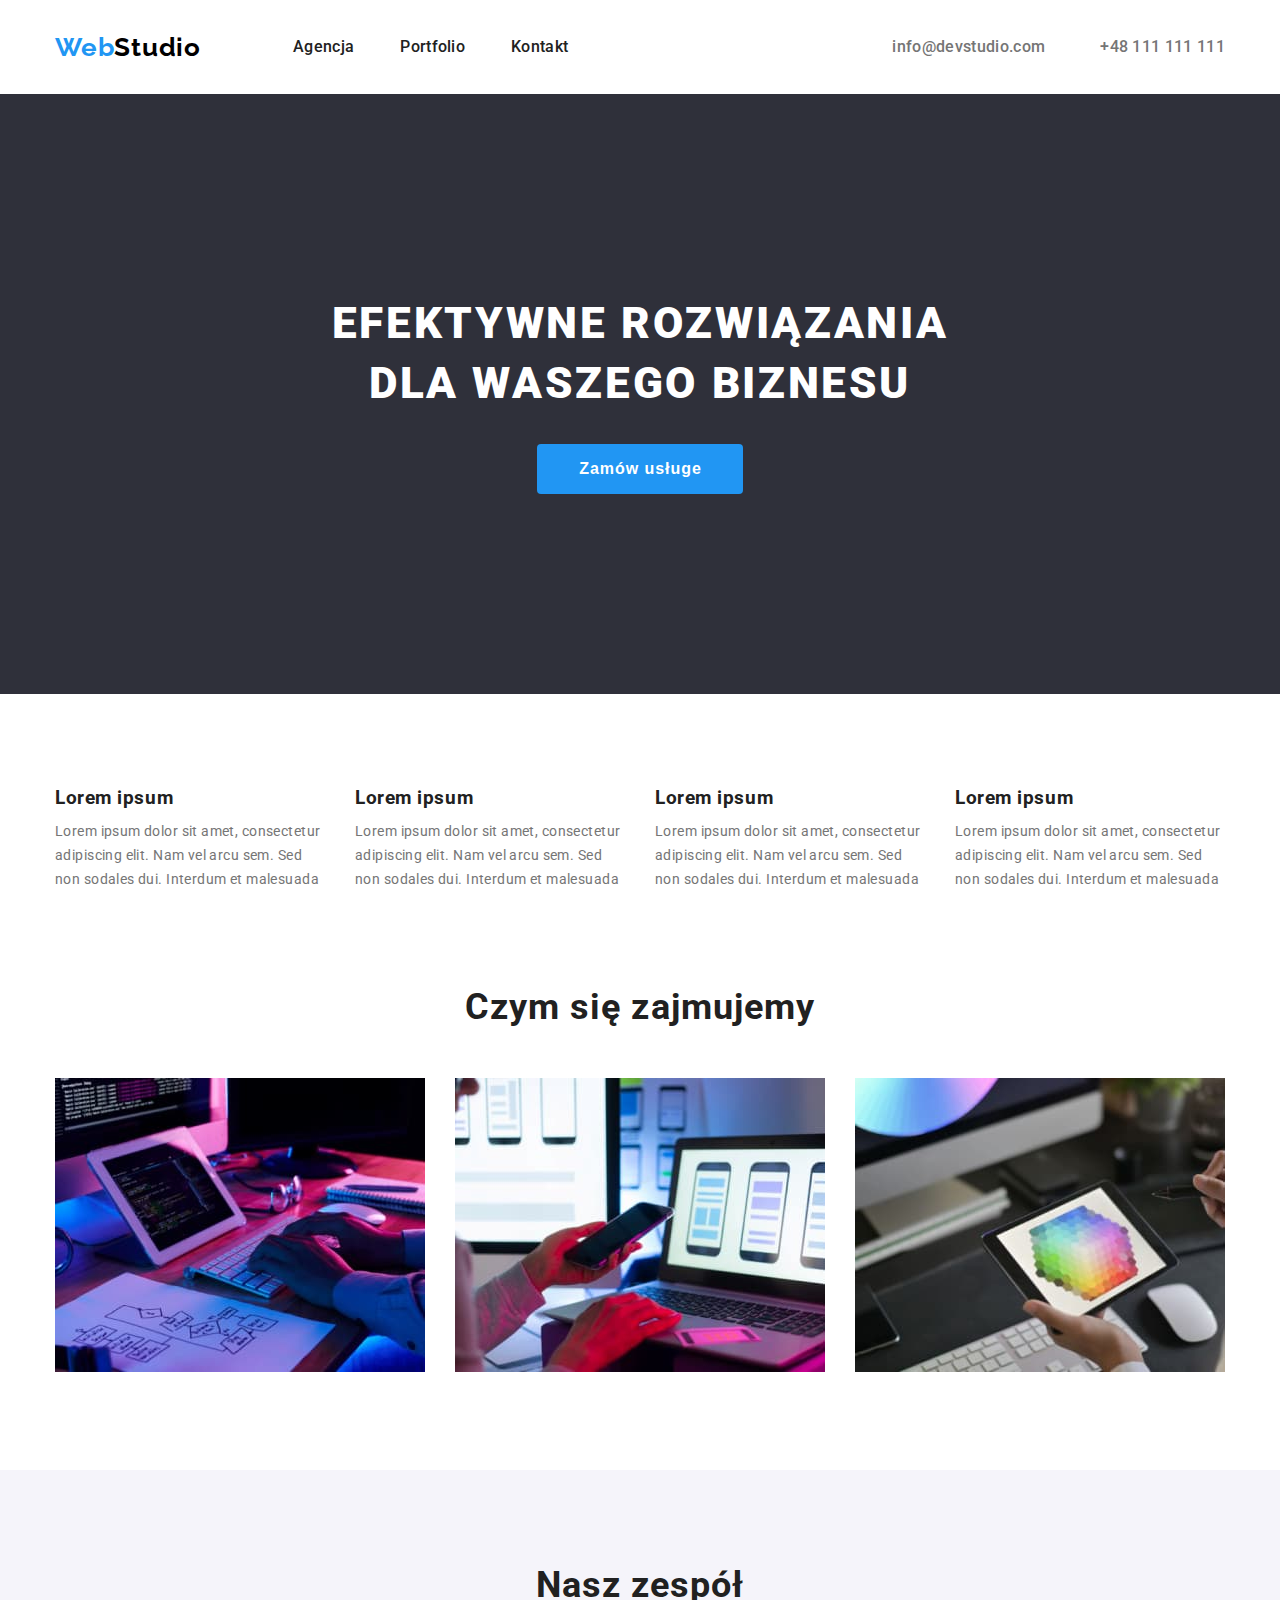
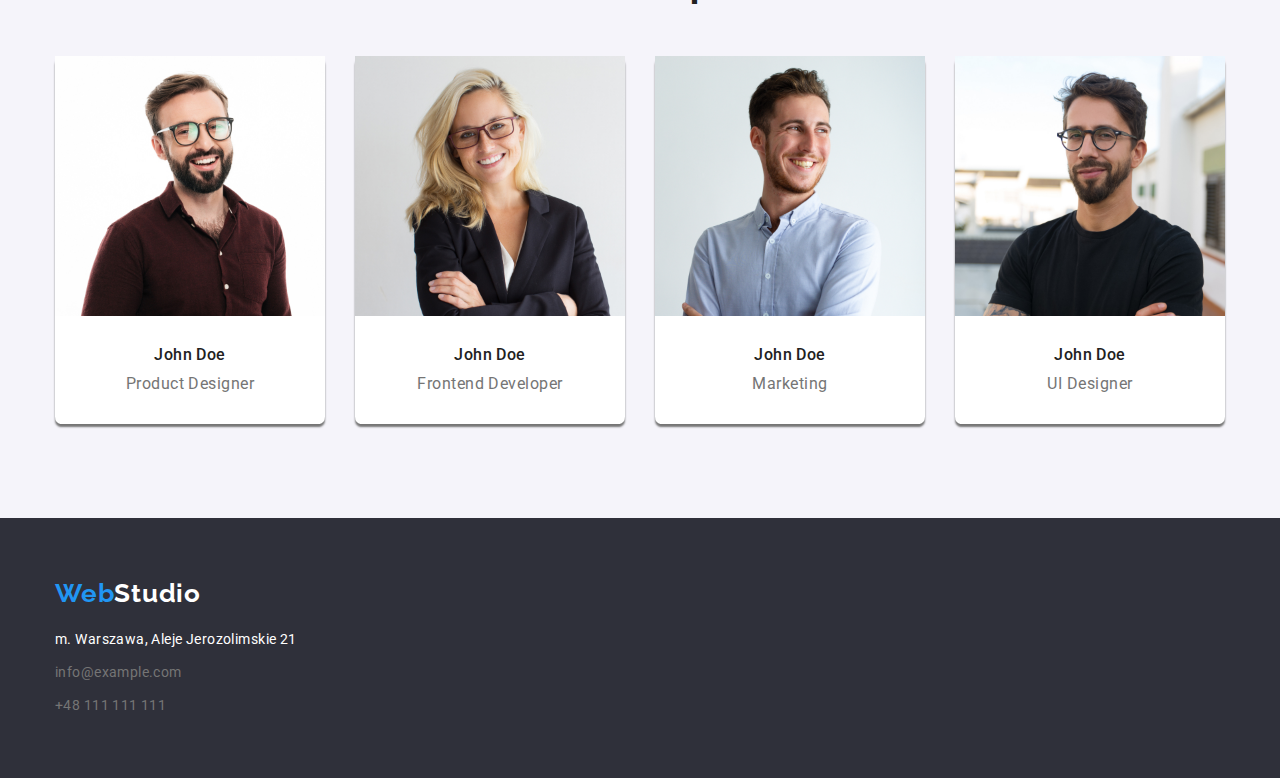
<file: index.html>
<!DOCTYPE html>
<html lang="pl">
    <head>
        <meta charset="UTF-8" />
        <meta http-equiv="X-UA-Compatible" content="IE=edge" />
        <meta name="viewport" content="width=device-width, initial-scale=1.0" />
        <title>Studio</title>
        <!--Font styles links-->
        <link rel="preconnect" href="https://fonts.googleapis.com" />
        <link rel="preconnect" href="https://fonts.gstatic.com" crossorigin />
        <link
            href="https://fonts.googleapis.com/css2?family=Raleway:wght@700&family=Roboto:wght@400;500;700;900&display=swap"
            rel="stylesheet"
        />
        <!--End font styles links-->
        <link rel="stylesheet" href="css/style.css" />
    </head>
    <body>
        <header class="site-navigation">
            <div class="container">
                <nav class="menu">
                    <div class="navigation-box">
                        <a href="index.html" class="logo"
                            ><span class="logo-accent">Web</span>Studio</a
                        >

                        <ul class="navigation-list">
                            <li>
                                <a href="#agency" class="navigation-links"
                                    >Agencja</a
                                >
                            </li>
                            <li>
                                <a
                                    href="portfolio.html"
                                    class="navigation-links"
                                    >Portfolio</a
                                >
                            </li>
                            <li>
                                <a href="#contacts" class="navigation-links"
                                    >Kontakt</a
                                >
                            </li>
                        </ul>
                    </div>
                    <div>
                        <ul class="contacts-list">
                            <li>
                                <a
                                    href="mailto:info@devstudio.com"
                                    class="contacts-links"
                                    >info@devstudio.com</a
                                >
                            </li>
                            <li>
                                <a
                                    href="tel:+48111111111"
                                    class="contacts-links"
                                >
                                    +48 111 111 111</a
                                >
                            </li>
                        </ul>
                    </div>
                </nav>
            </div>
        </header>

        <main>
            <!-- Main header-->
            <section class="hero">
                <div class="container">
                    <div class="hero-header-box">
                        <h1 class="hero-header">
                            Efektywne rozwiązania dla waszego biznesu
                        </h1>
                    </div>
                    <div class="hero-button-box">
                        <button type="button" class="hero-button">
                            Zamów usługe
                        </button>
                    </div>
                </div>
            </section>

            <!-- article -->

            <section class="article">
                <div class="container section">
                    <ul class="article-list">
                        <li>
                            <article>
                                <h3 class="article-item-title">Lorem ipsum</h3>
                                <p class="article-item">
                                    Lorem ipsum dolor sit amet, consectetur
                                    adipiscing elit. Nam vel arcu sem. Sed non
                                    sodales dui. Interdum et malesuada
                                </p>
                            </article>
                        </li>
                        <li>
                            <article>
                                <h3 class="article-item-title">Lorem ipsum</h3>
                                <p class="article-item">
                                    Lorem ipsum dolor sit amet, consectetur
                                    adipiscing elit. Nam vel arcu sem. Sed non
                                    sodales dui. Interdum et malesuada
                                </p>
                            </article>
                        </li>
                        <li>
                            <article>
                                <h3 class="article-item-title">Lorem ipsum</h3>
                                <p class="article-item">
                                    Lorem ipsum dolor sit amet, consectetur
                                    adipiscing elit. Nam vel arcu sem. Sed non
                                    sodales dui. Interdum et malesuada
                                </p>
                            </article>
                        </li>
                        <li>
                            <article>
                                <h3 class="article-item-title">Lorem ipsum</h3>
                                <p class="article-item">
                                    Lorem ipsum dolor sit amet, consectetur
                                    adipiscing elit. Nam vel arcu sem. Sed non
                                    sodales dui. Interdum et malesuada
                                </p>
                            </article>
                        </li>
                    </ul>
                </div>
            </section>

            <!--offer-->
            <section>
                <div class="container section">
                    <h2 class="offer-title">Czym się zajmujemy</h2>
                    <ul class="offer-list">
                        <li>
                            <img
                                class="offer-image"
                                src="images/box1.jpg"
                                alt="pisanie na klawiaturze"
                                height="294"
                                width="370"
                            />
                        </li>
                        <li>
                            <img
                                class="offer-image"
                                src="images/box2.jpg"
                                alt="telefon w ręku"
                                height="294"
                                width="370"
                            />
                        </li>
                        <li>
                            <img
                                class="offer-image"
                                src="images/box3.jpg"
                                alt="wybieranie koloru na tablecie"
                                height="294"
                                width="370"
                            />
                        </li>
                    </ul>
                </div>
            </section>

            <section class="team">
                <div class="container section">
                    <h2 id="agency" class="team-title">Nasz zespół</h2>

                    <ul class="team-list">
                        <li>
                            <figure class="team-card">
                                <img
                                    class="team-image"
                                    src="images/img1.jpg"
                                    alt="mężczyzna w okularach, ubrany w bordową koszulę"
                                    height="260"
                                    width="270"
                                />
                                <figcaption>
                                    <h3 class="team-name">John Doe</h3>
                                    <p class="team-job">Product Designer</p>
                                </figcaption>
                            </figure>
                        </li>
                        <li>
                            <figure class="team-card">
                                <img
                                    class="team-image"
                                    src="images/img2.jpg"
                                    alt="kobieta w okularach"
                                    height="260"
                                    width="270"
                                />
                                <figcaption>
                                    <h3 class="team-name">John Doe</h3>
                                    <p class="team-job">Frontend Developer</p>
                                </figcaption>
                            </figure>
                        </li>
                        <li>
                            <figure class="team-card">
                                <img
                                    class="team-image"
                                    src="images/img3.jpg"
                                    alt="uśmiechnięty mężczyzna w niebieskiej koszuli"
                                    height="260"
                                    width="270"
                                />
                                <figcaption>
                                    <h3 class="team-name">John Doe</h3>
                                    <p class="team-job">Marketing</p>
                                </figcaption>
                            </figure>
                        </li>
                        <li>
                            <figure class="team-card">
                                <img
                                    class="team-image"
                                    src="images/img4.jpg"
                                    alt="mężczyzna w okularach, ubrany w czarną bluzkę"
                                    height="260"
                                    width="270"
                                />
                                <figcaption>
                                    <h3 class="team-name">John Doe</h3>
                                    <p class="team-job">UI Designer</p>
                                </figcaption>
                            </figure>
                        </li>
                    </ul>
                </div>
            </section>
        </main>

        <footer class="footer">
            <div class="container">
                <div class="logo-box">
                    <a href="#" class="logo-alternative">
                        <span class="logo-accent">Web</span>Studio
                    </a>
                </div>
                <address id="contacts">
                    <ul class="footer-list">
                        <li class="footer-item">
                            m. Warszawa, Aleje Jerozolimskie 21
                        </li>
                        <li class="footer-item">
                            <a
                                href="mailto:info@example.com"
                                class="footer-links"
                                >info@example.com</a
                            >
                        </li>
                        <li class="footer-item">
                            <a href="tel:+48111111111" class="footer-links"
                                >+48 111 111 111</a
                            >
                        </li>
                    </ul>
                </address>
            </div>
        </footer>
    </body>
</html>
</file>
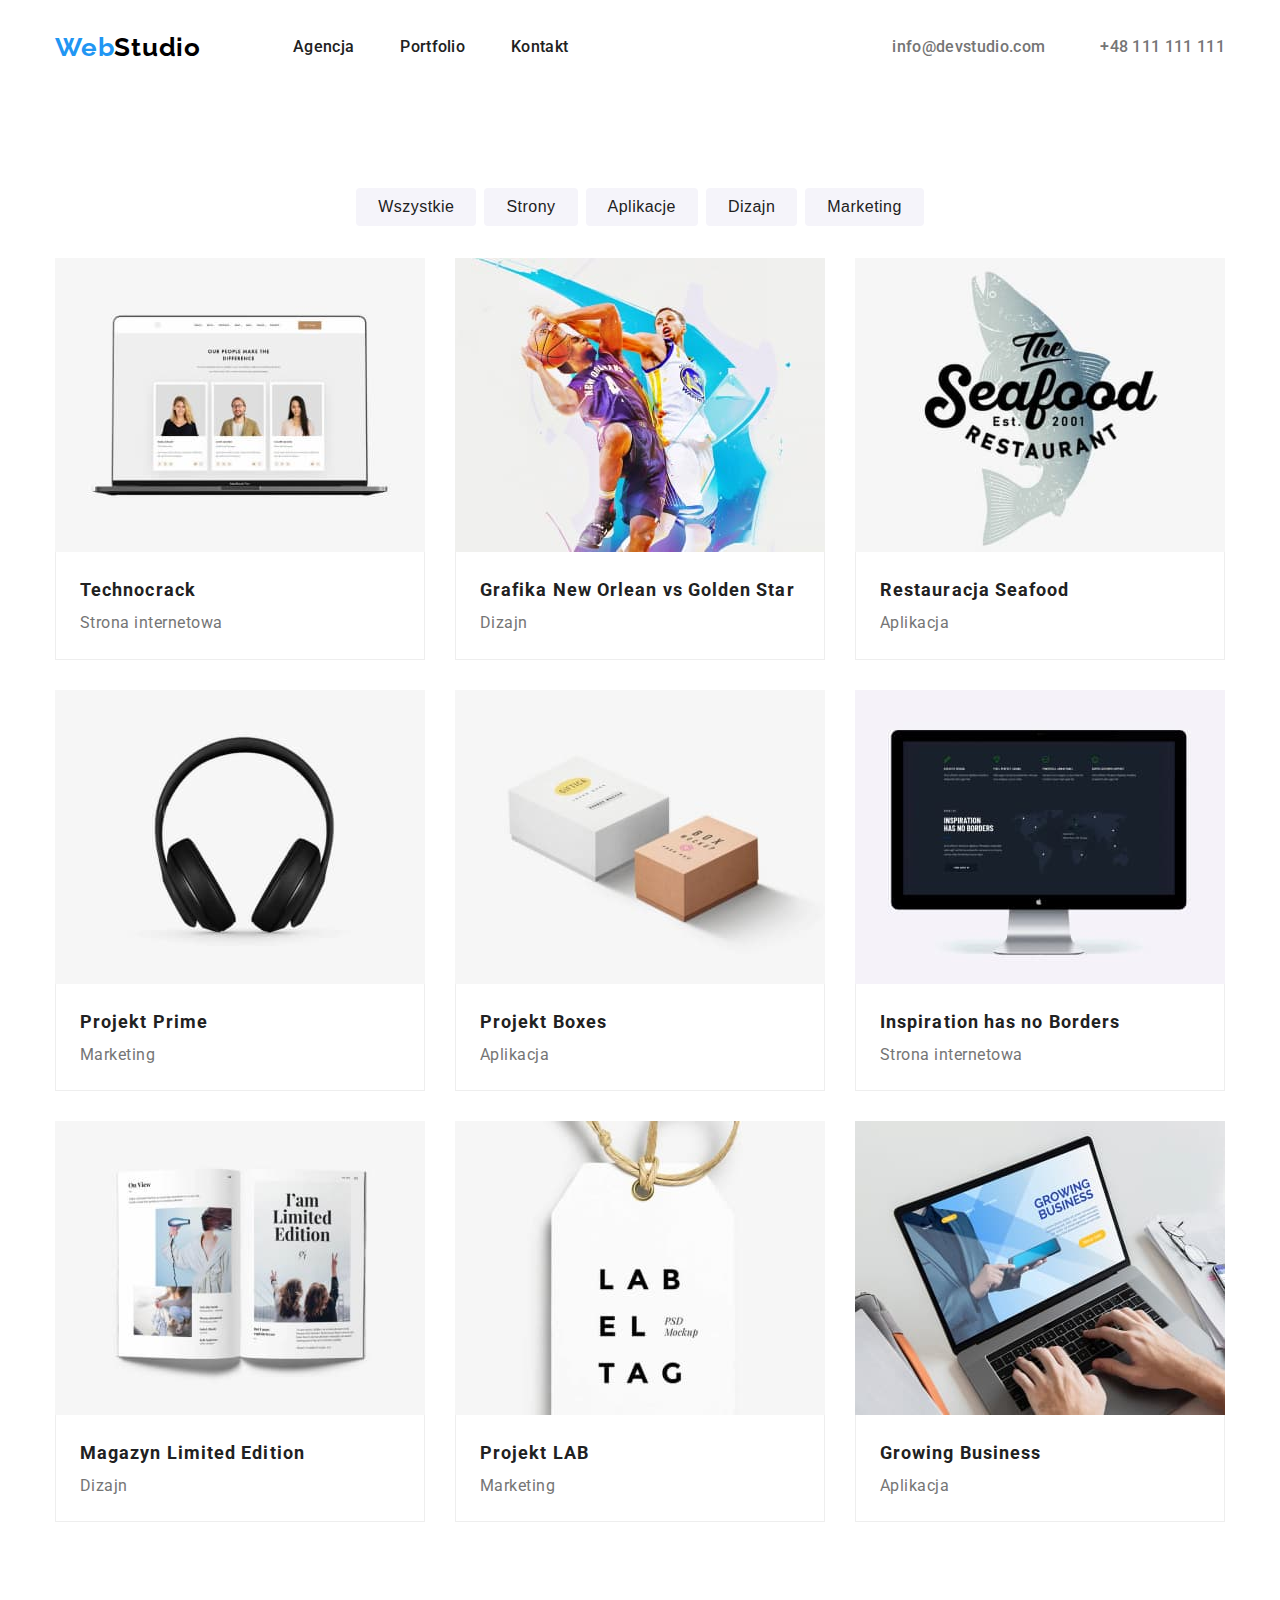
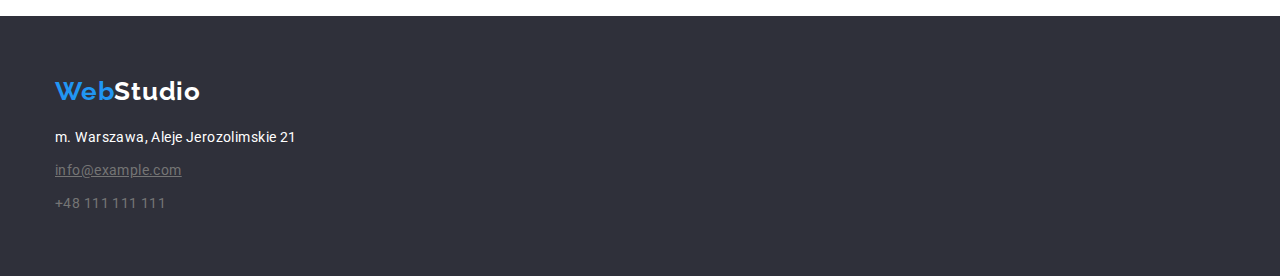
<file: portfolio.html>
<!DOCTYPE html>
<html lang="pl">
    <head>
        <meta charset="UTF-8" />
        <meta http-equiv="X-UA-Compatible" content="IE=edge" />
        <meta name="viewport" content="width=device-width, initial-scale=1.0" />
        <title>Portfolio</title>
        <!--Font styles links-->
        <link rel="preconnect" href="https://fonts.googleapis.com" />
        <link rel="preconnect" href="https://fonts.gstatic.com" crossorigin />
        <link
            href="https://fonts.googleapis.com/css2?family=Raleway:wght@700&family=Roboto:wght@400;500;700;900&display=swap"
            rel="stylesheet"
        />
        <!-- Normalizer -->
        <link
            rel="stylesheet"
            href="https://cdnjs.cloudflare.com/ajax/libs/modern-normalize/1.1.0/modern-normalize.min.css"
            integrity="sha512-wpPYUAdjBVSE4KJnH1VR1HeZfpl1ub8YT/NKx4PuQ5NmX2tKuGu6U/JRp5y+Y8XG2tV+wKQpNHVUX03MfMFn9Q=="
            crossorigin="anonymous"
            referrerpolicy="no-referrer"
        />
        <!--Styles -->
        <link rel="stylesheet" href="css/style.css" />
    </head>
    <body>
        <header class="site-navigation">
            <div class="container">
                <nav class="menu">
                    <div class="navigation-box">
                        <a href="index.html" class="logo"
                            ><span class="logo-accent">Web</span>Studio</a
                        >

                        <ul class="navigation-list">
                            <li>
                                <a
                                    href="index.html#agency"
                                    class="navigation-links"
                                    >Agencja</a
                                >
                            </li>
                            <li>
                                <a href="#portfolio" class="navigation-links"
                                    >Portfolio</a
                                >
                            </li>
                            <li>
                                <a href="#contacts" class="navigation-links"
                                    >Kontakt</a
                                >
                            </li>
                        </ul>
                    </div>

                    <ul class="contacts-list">
                        <li>
                            <a
                                href="mailto:info@devstudio.com"
                                class="contacts-links"
                                >info@devstudio.com</a
                            >
                        </li>
                        <li>
                            <a href="tel:+48111111111" class="contacts-links">
                                +48 111 111 111</a
                            >
                        </li>
                    </ul>
                </nav>
            </div>
        </header>
        <main>
            <section>
                <div class="section container">
                    <ul class="filter-list">
                        <li>
                            <button type="button" class="filter-button">
                                Wszystkie
                            </button>
                        </li>
                        <li>
                            <button type="button" class="filter-button">
                                Strony
                            </button>
                        </li>
                        <li>
                            <button type="button" class="filter-button">
                                Aplikacje
                            </button>
                        </li>
                        <li>
                            <button type="button" class="filter-button">
                                Dizajn
                            </button>
                        </li>
                        <li>
                            <button type="button" class="filter-button">
                                Marketing
                            </button>
                        </li>
                    </ul>
                    <ul class="gallery-list">
                        <li>
                            <figure class="gallery-card">
                                <img
                                    class="gallery-image"
                                    src="images/port1.jpg"
                                    alt="uśmiechnięty mężczyzna w niebieskiej koszuli"
                                    height="294"
                                    width="370"
                                />
                                <figcaption class="gallery-desrip">
                                    <h3 class="gallery-title">Technocrack</h3>
                                    <p class="gallery-type">
                                        Strona internetowa
                                    </p>
                                </figcaption>
                            </figure>
                        </li>
                        <li>
                            <figure class="gallery-card">
                                <img
                                    class="gallery-image"
                                    src="images/port2.jpg"
                                    alt="uśmiechnięty mężczyzna w niebieskiej koszuli"
                                    height="294"
                                    width="370"
                                />
                                <figcaption class="gallery-desrip">
                                    <h3 class="gallery-title">
                                        Grafika New Orlean vs Golden Star
                                    </h3>
                                    <p class="gallery-type">Dizajn</p>
                                </figcaption>
                            </figure>
                        </li>
                        <li>
                            <figure class="gallery-card">
                                <img
                                    class="gallery-image"
                                    src="images/port3.jpg"
                                    alt="uśmiechnięty mężczyzna w niebieskiej koszuli"
                                    height="294"
                                    width="370"
                                />
                                <figcaption class="gallery-desrip">
                                    <h3 class="gallery-title">
                                        Restauracja Seafood
                                    </h3>
                                    <p class="gallery-type">Aplikacja</p>
                                </figcaption>
                            </figure>
                        </li>
                        <li>
                            <figure class="gallery-card">
                                <img
                                    class="gallery-image"
                                    src="images/port4.jpg"
                                    alt="uśmiechnięty mężczyzna w niebieskiej koszuli"
                                    height="294"
                                    width="370"
                                />
                                <figcaption class="gallery-desrip">
                                    <h3 class="gallery-title">Projekt Prime</h3>
                                    <p class="gallery-type">Marketing</p>
                                </figcaption>
                            </figure>
                        </li>
                        <li>
                            <figure class="gallery-card">
                                <img
                                    class="gallery-image"
                                    src="images/port5.jpg"
                                    alt="uśmiechnięty mężczyzna w niebieskiej koszuli"
                                    height="294"
                                    width="370"
                                />
                                <figcaption class="gallery-desrip">
                                    <h3 class="gallery-title">Projekt Boxes</h3>
                                    <p class="gallery-type">Aplikacja</p>
                                </figcaption>
                            </figure>
                        </li>
                        <li>
                            <figure class="gallery-card">
                                <img
                                    class="gallery-image"
                                    src="images/port6.jpg"
                                    alt="uśmiechnięty mężczyzna w niebieskiej koszuli"
                                    height="294"
                                    width="370"
                                />
                                <figcaption class="gallery-desrip">
                                    <h3 class="gallery-title">
                                        Inspiration has no Borders
                                    </h3>
                                    <p class="gallery-type">
                                        Strona internetowa
                                    </p>
                                </figcaption>
                            </figure>
                        </li>
                        <li>
                            <figure class="gallery-card">
                                <img
                                    class="gallery-image"
                                    src="images/port7.jpg"
                                    alt="uśmiechnięty mężczyzna w niebieskiej koszuli"
                                    height="294"
                                    width="370"
                                />
                                <figcaption class="gallery-desrip">
                                    <h3 class="gallery-title">
                                        Magazyn Limited Edition
                                    </h3>
                                    <p class="gallery-type">Dizajn</p>
                                </figcaption>
                            </figure>
                        </li>
                        <li>
                            <figure class="gallery-card">
                                <img
                                    class="gallery-image"
                                    src="images/port8.jpg"
                                    alt="uśmiechnięty mężczyzna w niebieskiej koszuli"
                                    height="294"
                                    width="370"
                                />
                                <figcaption class="gallery-desrip">
                                    <h3 class="gallery-title">Projekt LAB</h3>
                                    <p class="gallery-type">Marketing</p>
                                </figcaption>
                            </figure>
                        </li>
                        <li>
                            <figure class="gallery-card">
                                <img
                                    class="gallery-image"
                                    src="images/port9.jpg"
                                    alt="uśmiechnięty mężczyzna w niebieskiej koszuli"
                                    height="294"
                                    width="370"
                                />
                                <figcaption class="gallery-desrip">
                                    <h3 class="gallery-title">
                                        Growing Business
                                    </h3>
                                    <p class="gallery-type">Aplikacja</p>
                                </figcaption>
                            </figure>
                        </li>
                    </ul>
                </div>
            </section>
        </main>
        <footer class="footer">
            <div class="container">
                <div class="logo-box">
                    <a href="#" class="logo-alternative">
                        <span class="logo-accent">Web</span>Studio
                    </a>
                </div>
                <address id="contacts">
                    <ul class="footer-list">
                        <li class="footer-item">
                            m. Warszawa, Aleje Jerozolimskie 21
                        </li>
                        <li class="footer-item">
                            <a
                                href="mailto:info@example.com"
                                class="footer-links mail"
                                >info@example.com</a
                            >
                        </li>
                        <li class="footer-item">
                            <a href="tel:+48111111111" class="footer-links"
                                >+48 111 111 111</a
                            >
                        </li>
                    </ul>
                </address>
            </div>
        </footer>
    </body>
</html>
</file>
<file: css/style.css>
:root {
    /* brand main colors */
    --brand-color: #757575;
    --secondary-color: #212121;
    --complementary-color: #ffffff;
    --main-background-color: #2f303a;
    --footer-contacts-color: rgba(100%, 100%, 100%, 60%);
    --section-background-color: #f5f4fa;

    /*logo colors */
    --logo-color: #000000;
    --logo-secondary-color: #2196f3;

    /*fonts */
    --brand-font: 'Roboto', sans-serif;
    --logo-font: 'Raleway', sans-serif;

    /* other colors */
    --focus-color: #2196f3;
    --button-background-color: #2196f3;
    --button-background-complementary-color: #f5f4fa;
}

* {
    margin: 0;
    padding: 0;
}
*,
::after,
::before {
    box-sizing: border-box;
}
body {
    font-family: var(--brand-font);
}

.section {
    padding: 94px 0;
}
/* logo */

.logo {
    font-size: 26px;
    font-weight: 700;
    font-family: var(--logo-font);
    color: var(--logo-color);
    text-decoration: none;
    line-height: 1.17;
    letter-spacing: 0.03em;
    align-items: center;
    margin-right: 93px;
    max-width: 145px;
}

.logo-accent {
    color: var(--logo-secondary-color);
}

.logo-alternative {
    font-size: 26px;
    font-weight: 700;
    font-family: var(--logo-font);
    color: var(--complementary-color);
    text-decoration: none;
    line-height: 1.17;
    letter-spacing: 0.03em;
}

.menu {
    font-size: 16px;
    font-weight: 500;
    line-height: 1.17;
    letter-spacing: 0.02em;
    display: flex;
    flex-direction: row;
    border-bottom: 2px rgb(0, 0, 0);
    justify-content: space-between;
    margin: 0;
    align-items: center;
    padding: 32px 0;
}

.contacts-list {
    color: var(--secondary-color);
    list-style-type: none;
    display: flex;
    gap: 55px;
    margin: 0;
    padding-left: 0;

    justify-content: space-between;
}
.contacts-links {
    display: flex;
    text-decoration: none;
    color: var(--brand-color);
    flex-wrap: nowrap;
}

.contacts-links:hover {
    color: var(--focus-color);
}

/* Navigation */
.navigation-list {
    color: var(--secondary-color);
    list-style-type: none;
    display: flex;
    justify-content: space-between;
    margin: 0;
    padding-left: 0;
    gap: 46px;
}
.navigation-box {
    display: flex;
    align-items: center;
}
.navigation-links {
    text-decoration: none;
    color: var(--secondary-color);
    width: 295px;
}

.navigation-links:hover {
    color: var(--focus-color);
}

/* main header */
.hero {
    background-color: var(--main-background-color);
    padding: 200px 0;
}

.hero-header {
    color: var(--complementary-color);
    background-color: var(--main-background-color);
    text-align: center;
    text-transform: uppercase;
    font-weight: 900;
    font-size: 44px;
    line-height: 1.36;
    letter-spacing: 0.06em;
    margin-bottom: 30px;
    max-width: 696px;
    display: flex;
    align-items: center;
}
.hero-button {
    cursor: pointer;
    color: var(--complementary-color);
    background-color: var(--button-background-color);
    border: none;
    font-size: 16px;
    font-weight: 700;
    line-height: 1.88;
    letter-spacing: 0.06em;
    text-align: center;
    padding: 10px 41px 10px 42px;
    border-radius: 4px;
}
.hero-header-box {
    display: flex;
    justify-content: center;
}
.hero-button-box {
    display: flex;
    justify-content: center;
}

/* article */

.article .section {
    padding-bottom: 0;
}
.article-list {
    list-style-type: none;
    display: flex;
    justify-content: space-between;
    padding-left: 0;
    gap: 30px;
    margin: 0;
}

.article-item-title {
    list-style-type: none;
    color: var(--secondary-color);
    font-weight: 700;
    line-height: 1.17;
    letter-spacing: 0.03em;
    align-items: center;
    justify-content: center;
    margin: 0;
}

.article-item {
    color: var(--brand-color);
    font-size: 14px;
    font-weight: 400;
    line-height: 1.71;
    letter-spacing: 0.03em;
    margin: 10px 0 0 0;
}

/* offer */
.offer-title {
    font-size: 36px;
    font-weight: 700;
    color: var(--secondary-color);
    line-height: 1.17;
    letter-spacing: 0.03em;
    text-align: center;

    margin: 0;
}
.offer-list {
    list-style-type: none;
    display: flex;
    justify-content: space-between;
    padding-left: 0;
    flex-wrap: wrap;
    margin-bottom: 0;
    margin-top: 50px;
}
.offer-image {
    width: 100%;
}

/* team */

.team {
    background: var(--section-background-color);
    margin-top: 0;
}
.team-card {
    background: var(--complementary-color);
    box-shadow: 0 3px 2px var(--brand-color);
    max-width: 270px;
    display: flex;
    flex-direction: column;
    align-items: center;
    border-radius: 2%;
    margin: 0;
}
.team-title {
    font-size: 36px;
    font-weight: 700;
    color: var(--secondary-color);
    line-height: 1.17;
    letter-spacing: 0.03em;
    text-align: center;
    margin: 0;
}
.team-list {
    list-style-type: none;
    display: flex;
    justify-content: space-between;
    padding-left: 0;
    flex-wrap: wrap;
    margin-top: 50px;
    margin-bottom: 0;
}

.team-name {
    font-size: 16px;
    font-weight: 500;
    color: var(--secondary-color);
    line-height: 1.17;
    letter-spacing: 0.03em;
    text-align: center;
    margin-top: 30px;
}

.team-image {
    display: block;
    margin-block-start: 1em;
    margin-block-end: 1em;
    margin-inline-start: 40px;
    margin-inline-end: 40px;
    margin-top: 0;

    margin-bottom: 0;
}

.team-job {
    font-size: 16px;
    font-weight: 400;
    line-height: 1.17;
    letter-spacing: 0.03em;
    text-align: center;
    color: var(--brand-color);
    margin-bottom: 30px;
    margin-top: 10px;
}

/* footer */

.footer {
    background-color: var(--main-background-color);
    padding: 60px 0;
}

.footer-list {
    list-style-type: none;
    font-style: normal;
    line-height: 1.71;
    letter-spacing: 0.03em;
    font-weight: 400;
    font-size: 14px;
    margin-top: 20px;
    margin-bottom: 0;
}

.footer-item {
    list-style-type: none;
    font-style: normal;
    color: var(--complementary-color);
    margin-bottom: 9px;
}

.footer-links {
    text-decoration: none;
    color: var(--brand-color);
}

.footer-item:nth-last-child(1) {
    margin-bottom: 0px;
}
.footer-links:hover {
    color: var(--focus-color);
}

.mail {
    text-decoration: underline;
}
/* portfolio page */
.gallery-list {
    list-style-type: none;
    display: flex;
    flex-wrap: wrap;
    justify-content: space-between;
    padding-left: 0;
    gap: 30px;
    margin: 0;
    align-items: center;
}

.gallery-title {
    font-size: 18px;
    font-weight: 700;
    color: var(--secondary-color);
    line-height: 2;
    letter-spacing: 0.06em;
}
.gallery-card {
    background: var(--complementary-color);
    display: flex;
    flex-direction: column;
    margin: 0;
    padding-left: 0;
    flex-basis: calc((100% - 60px) / 3);
}

.gallery-desrip {
    padding: 20px 24px;
    border-right: 1px solid #eee;
    border-bottom: 1px solid #eee;
    border-left: 1px solid #eee;
}

.gallery-type {
    font-size: 16px;
    line-height: 1.88;
    letter-spacing: 0.03em;
    color: var(--brand-color);
}
/* portfolio filter */
.filter-list {
    list-style-type: none;
    display: flex;
    justify-content: center;
    gap: 8px;
    padding-left: 0;
    margin-bottom: 32px;
    margin-top: 0;
}

.filter-button {
    cursor: pointer;
    color: var(--secondary-color);
    background-color: var(--button-background-complementary-color);
    border: none;
    line-height: 1.63;
    letter-spacing: 0.03em;
    font-size: 16px;
    font-weight: 500;
    text-align: center;
    border-radius: 4px;
    padding: 6px 22px;
}

.filter-button:hover {
    color: var(--complementary-color);
    background-color: var(--focus-color);
    border: none;
    box-shadow: 0 0 3px var(--brand-color);
}

.site-navigation {
    border-bottom: 1px #ececec;
}
.container {
    max-width: 1200px;
    margin: 0 auto;
    padding-left: 15px;
    padding-right: 15px;
}
</file>
